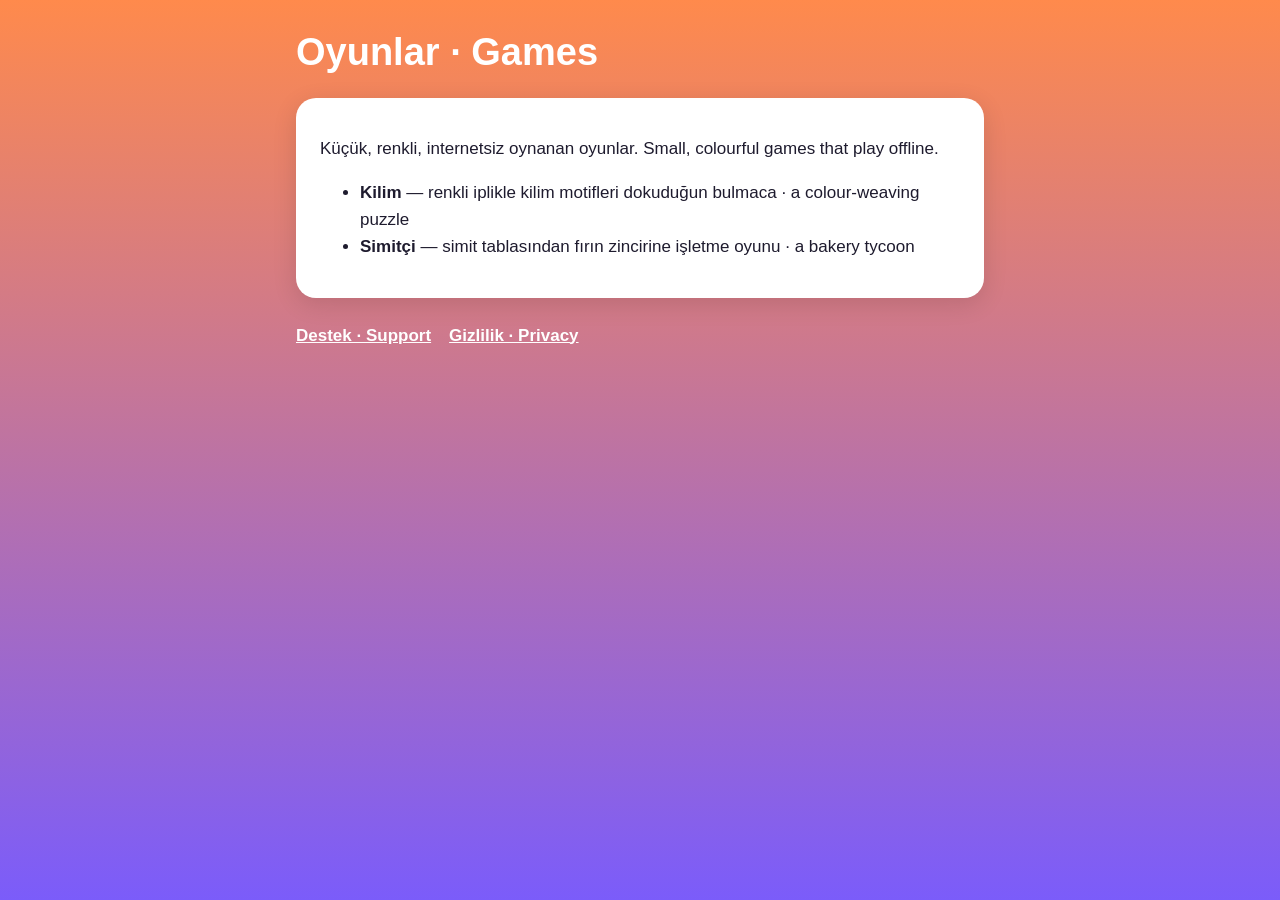
<file: index.html>
<!doctype html>
<html lang="tr">
<head>
<meta charset="utf-8">
<meta name="viewport" content="width=device-width, initial-scale=1">
<title>Oyunlar · Games</title>
<link rel="stylesheet" href="style.css">
</head>
<body>
<main>
  <header><h1>Oyunlar · Games</h1></header>
  <div class="card">
    <p>Küçük, renkli, internetsiz oynanan oyunlar. Small, colourful games that play offline.</p>
    <!-- tools: each new game adds a line here when it is published -->
    <ul id="games">
      <li><strong>Kilim</strong> — renkli iplikle kilim motifleri dokuduğun bulmaca · a colour-weaving puzzle</li>
      <li><strong>Simitçi</strong> — simit tablasından fırın zincirine işletme oyunu · a bakery tycoon</li>
    </ul>
  </div>
  <nav><a href="destek.html">Destek · Support</a><a href="gizlilik.html">Gizlilik · Privacy</a></nav>
</main>
</body>
</html>
</file>
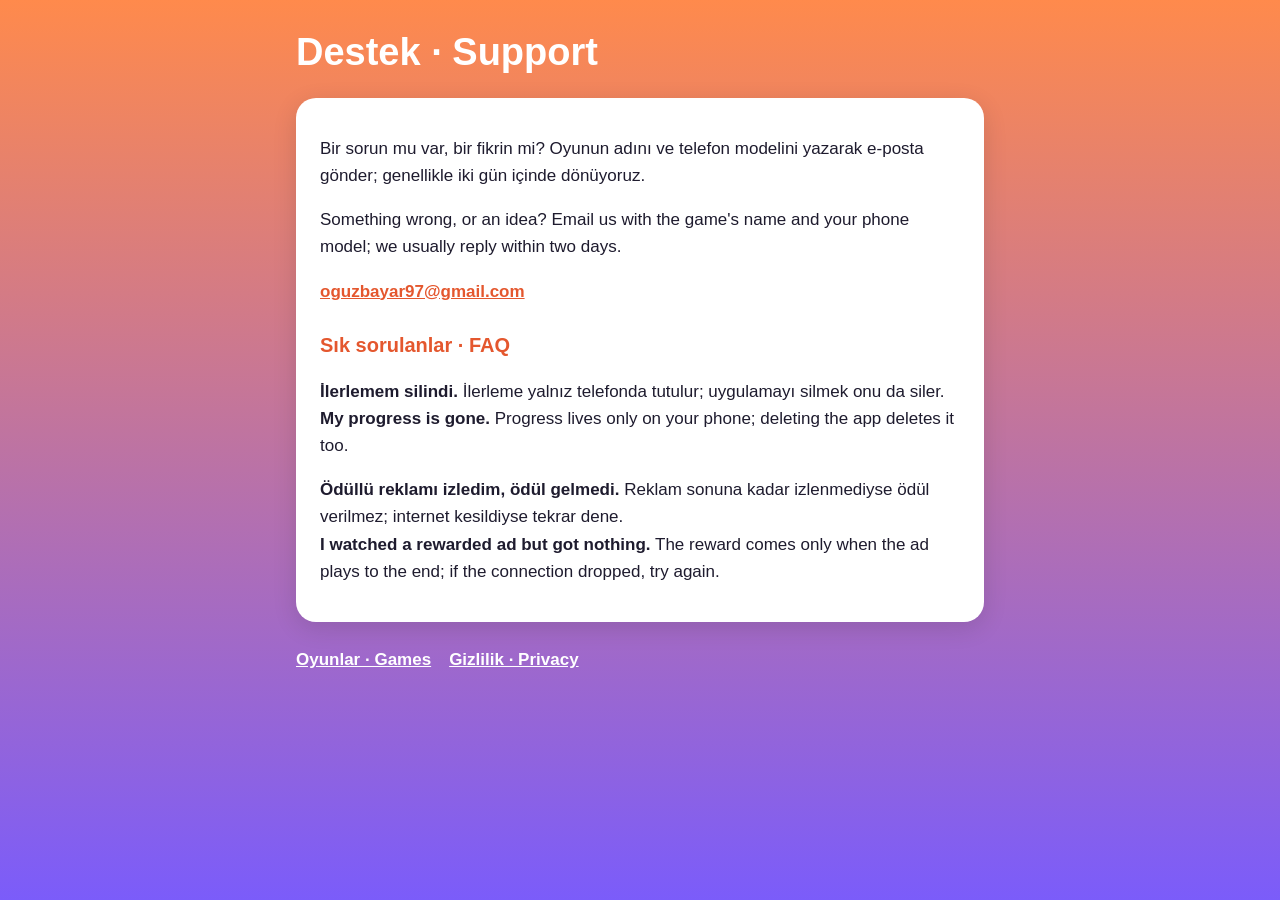
<file: destek.html>
<!doctype html>
<html lang="tr">
<head>
<meta charset="utf-8">
<meta name="viewport" content="width=device-width, initial-scale=1">
<title>Destek · Support</title>
<link rel="stylesheet" href="style.css">
</head>
<body>
<main>
  <header><h1>Destek · Support</h1></header>
  <div class="card">
    <p>Bir sorun mu var, bir fikrin mi? Oyunun adını ve telefon modelini yazarak e-posta gönder; genellikle iki gün
    içinde dönüyoruz.</p>
    <p>Something wrong, or an idea? Email us with the game's name and your phone model; we usually reply within two
    days.</p>
    <p><a href="mailto:oguzbayar97@gmail.com">oguzbayar97@gmail.com</a></p>
    <h2>Sık sorulanlar · FAQ</h2>
    <p><strong>İlerlemem silindi.</strong> İlerleme yalnız telefonda tutulur; uygulamayı silmek onu da siler.<br>
    <strong>My progress is gone.</strong> Progress lives only on your phone; deleting the app deletes it too.</p>
    <p><strong>Ödüllü reklamı izledim, ödül gelmedi.</strong> Reklam sonuna kadar izlenmediyse ödül verilmez;
    internet kesildiyse tekrar dene.<br>
    <strong>I watched a rewarded ad but got nothing.</strong> The reward comes only when the ad plays to the end;
    if the connection dropped, try again.</p>
  </div>
  <nav><a href="index.html">Oyunlar · Games</a><a href="gizlilik.html">Gizlilik · Privacy</a></nav>
</main>
</body>
</html>
</file>
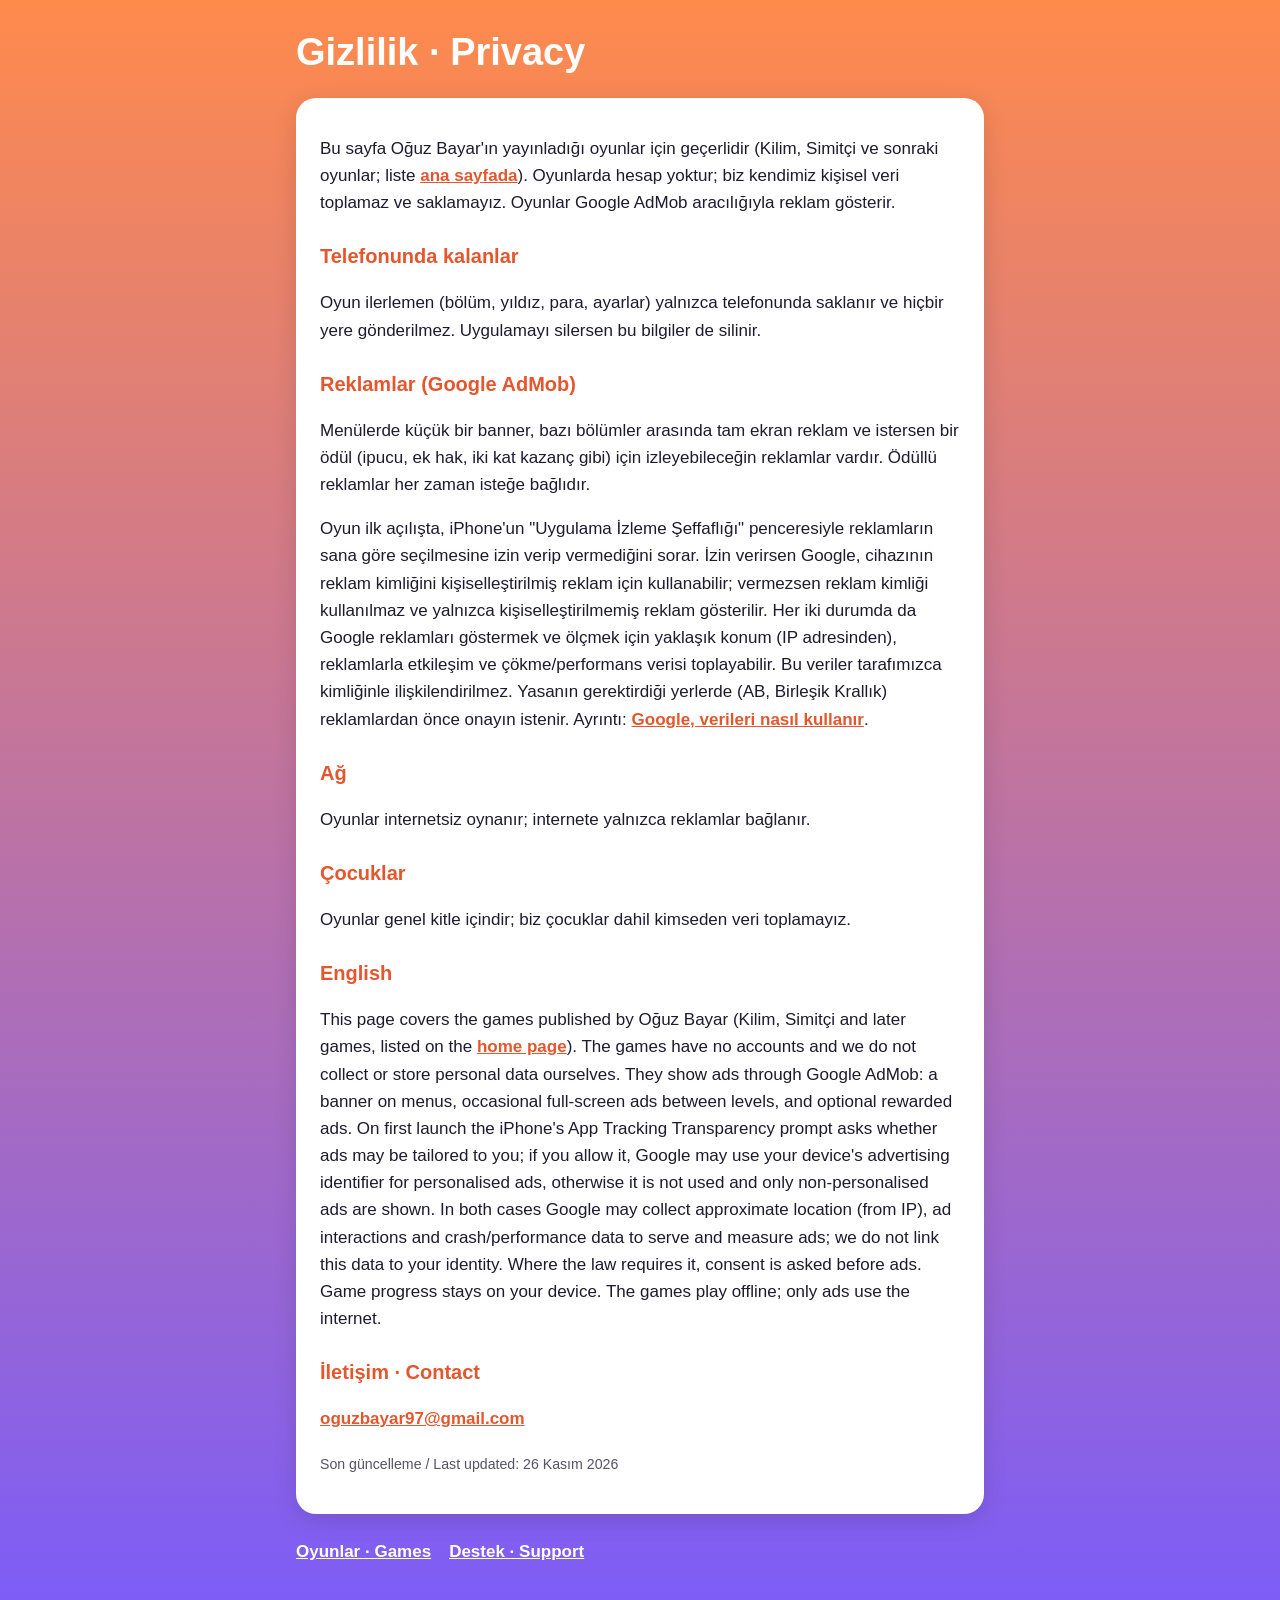
<file: gizlilik.html>
<!doctype html>
<html lang="tr">
<head>
<meta charset="utf-8">
<meta name="viewport" content="width=device-width, initial-scale=1">
<title>Gizlilik · Privacy</title>
<link rel="stylesheet" href="style.css">
</head>
<body>
<main>
  <header><h1>Gizlilik · Privacy</h1></header>
  <div class="card">
    <p>Bu sayfa Oğuz Bayar'ın yayınladığı oyunlar için geçerlidir (Kilim, Simitçi ve sonraki oyunlar; liste
    <a href="index.html">ana sayfada</a>). Oyunlarda hesap yoktur; biz kendimiz kişisel veri toplamaz ve saklamayız.
    Oyunlar Google AdMob aracılığıyla reklam gösterir.</p>

    <h2>Telefonunda kalanlar</h2>
    <p>Oyun ilerlemen (bölüm, yıldız, para, ayarlar) yalnızca telefonunda saklanır ve hiçbir yere gönderilmez.
    Uygulamayı silersen bu bilgiler de silinir.</p>

    <h2>Reklamlar (Google AdMob)</h2>
    <p>Menülerde küçük bir banner, bazı bölümler arasında tam ekran reklam ve istersen bir ödül (ipucu, ek hak,
    iki kat kazanç gibi) için izleyebileceğin reklamlar vardır. Ödüllü reklamlar her zaman isteğe bağlıdır.</p>
    <p>Oyun ilk açılışta, iPhone'un "Uygulama İzleme Şeffaflığı" penceresiyle reklamların sana göre seçilmesine
    izin verip vermediğini sorar. İzin verirsen Google, cihazının reklam kimliğini kişiselleştirilmiş reklam için
    kullanabilir; vermezsen reklam kimliği kullanılmaz ve yalnızca kişiselleştirilmemiş reklam gösterilir. Her iki
    durumda da Google reklamları göstermek ve ölçmek için yaklaşık konum (IP adresinden), reklamlarla etkileşim ve
    çökme/performans verisi toplayabilir. Bu veriler tarafımızca kimliğinle ilişkilendirilmez. Yasanın gerektirdiği
    yerlerde (AB, Birleşik Krallık) reklamlardan önce onayın istenir. Ayrıntı:
    <a href="https://policies.google.com/technologies/partner-sites">Google, verileri nasıl kullanır</a>.</p>

    <h2>Ağ</h2>
    <p>Oyunlar internetsiz oynanır; internete yalnızca reklamlar bağlanır.</p>

    <h2>Çocuklar</h2>
    <p>Oyunlar genel kitle içindir; biz çocuklar dahil kimseden veri toplamayız.</p>

    <h2>English</h2>
    <p>This page covers the games published by Oğuz Bayar (Kilim, Simitçi and later games, listed on the
    <a href="index.html">home page</a>). The games have no accounts and we do not collect or store personal data
    ourselves. They show ads through Google AdMob: a banner on menus, occasional full-screen ads between levels,
    and optional rewarded ads. On first launch the iPhone's App Tracking Transparency prompt asks whether ads may be
    tailored to you; if you allow it, Google may use your device's advertising identifier for personalised ads,
    otherwise it is not used and only non-personalised ads are shown. In both cases Google may collect approximate
    location (from IP), ad interactions and crash/performance data to serve and measure ads; we do not link this
    data to your identity. Where the law requires it, consent is asked before ads. Game progress stays on your
    device. The games play offline; only ads use the internet.</p>

    <h2>İletişim · Contact</h2>
    <p><a href="mailto:oguzbayar97@gmail.com">oguzbayar97@gmail.com</a></p>
    <p><small>Son güncelleme / Last updated: 26 Kasım 2026</small></p>
  </div>
  <nav><a href="index.html">Oyunlar · Games</a><a href="destek.html">Destek · Support</a></nav>
</main>
</body>
</html>
</file>
<file: style.css>
*{box-sizing:border-box}
body{margin:0;background:linear-gradient(#FF8A4C,#7B5CFA);min-height:100vh;color:#1E1B2E;font:17px/1.6 -apple-system,BlinkMacSystemFont,"Segoe UI",Roboto,Arial,sans-serif}
main{max-width:720px;margin:0 auto;padding:32px 16px 64px}
header{margin-bottom:24px;color:#fff}
h1{font-size:38px;line-height:1.1;margin:0;font-weight:900}
h2{font-size:20px;margin:24px 0 8px;color:#E4572E}
.card{background:#fff;border-radius:20px;padding:20px 24px;box-shadow:0 6px 24px rgba(0,0,0,.12)}
a{color:#E4572E;font-weight:700}
nav{margin-top:24px;display:flex;gap:18px;flex-wrap:wrap}
nav a{color:#fff}
small{opacity:.75}
</file>
